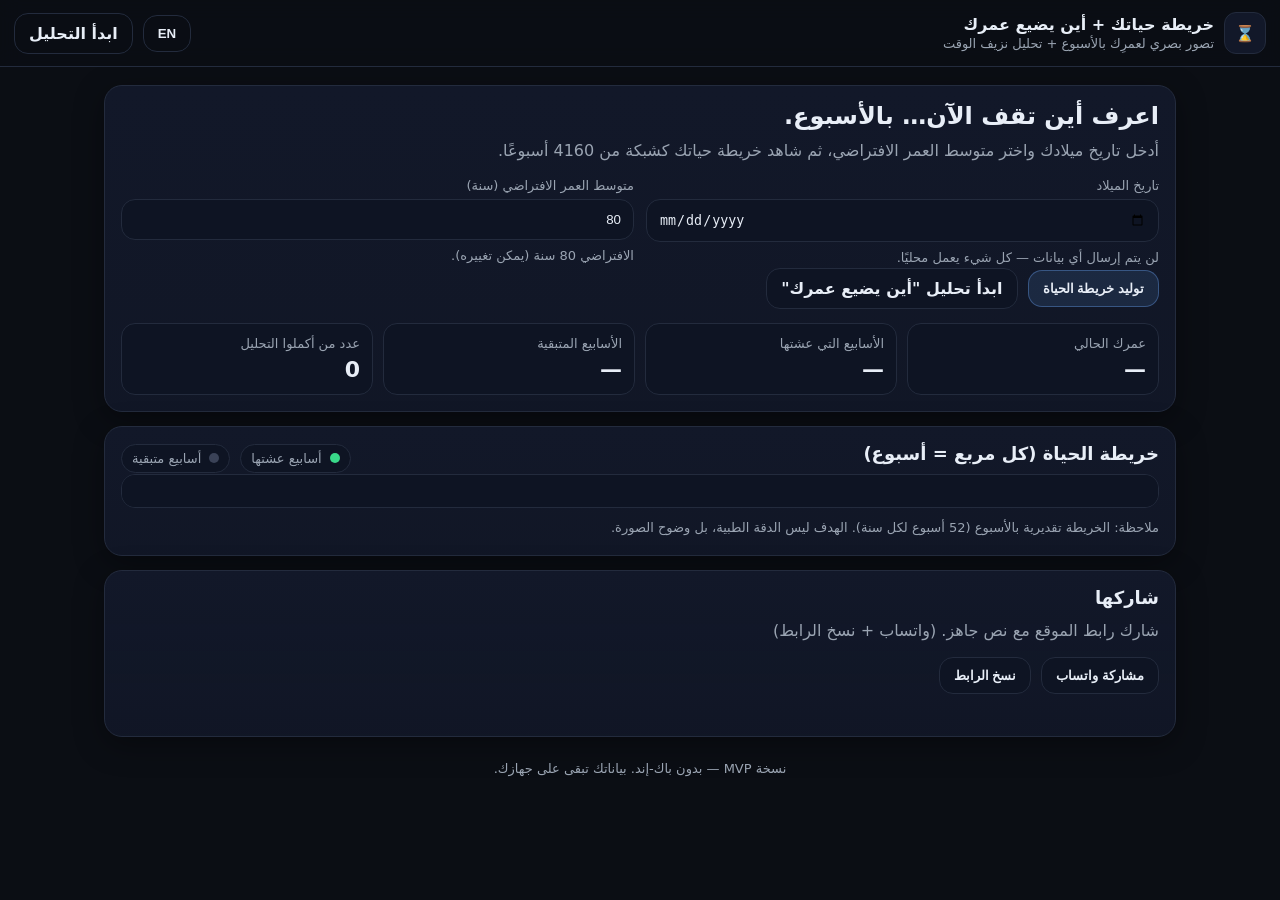
<file: index.html>
<!doctype html>
<html lang="ar" dir="rtl">
<head>
  <meta charset="utf-8" />
  <meta name="viewport" content="width=device-width,initial-scale=1" />
  <title>خريطة حياتك + أين يضيع عمرك</title>
  <link rel="stylesheet" href="css/style.css" />
</head>
<body>
  <header class="topbar">
    <div class="brand">
      <div class="logo">⌛</div>
      <div>
        <div class="title" data-i18n="app.title">خريطة حياتك + أين يضيع عمرك</div>
        <div class="subtitle" data-i18n="app.subtitle">تصور بصري لعمرِك بالأسبوع + تحليل نزيف الوقت</div>
      </div>
    </div>

    <div class="actions">
      <button class="btn ghost" id="langBtn" type="button">EN</button>
      <a class="btn ghost" href="survey.html" id="startSurveyTop" data-i18n="nav.startSurvey">ابدأ التحليل</a>
    </div>
  </header>

  <main class="container">
    <section class="card">
      <h1 class="h1" data-i18n="landing.h1">اعرف أين تقف الآن… بالأسبوع.</h1>
      <p class="lead" data-i18n="landing.lead">
        أدخل تاريخ ميلادك واختر متوسط العمر الافتراضي، ثم شاهد خريطة حياتك كشبكة من 4160 أسبوعًا.
      </p>

      <div class="grid2">
        <div class="field">
          <label for="dob" data-i18n="landing.dobLabel">تاريخ الميلاد</label>
          <input id="dob" type="date" />
          <div class="hint" data-i18n="landing.dobHint">لن يتم إرسال أي بيانات — كل شيء يعمل محليًا.</div>
        </div>

        <div class="field">
          <label for="lifeExpectancy" data-i18n="landing.lifeLabel">متوسط العمر الافتراضي (سنة)</label>
          <input id="lifeExpectancy" type="number" min="40" max="120" value="80" />
          <div class="hint" data-i18n="landing.lifeHint">الافتراضي 80 سنة (يمكن تغييره).</div>
        </div>
      </div>

      <div class="row gap">
        <button class="btn primary" id="generateBtn" type="button" data-i18n="landing.generate">
          توليد خريطة الحياة
        </button>
        <a class="btn" href="survey.html" id="startSurvey" data-i18n="landing.startSurvey">
          ابدأ تحليل "أين يضيع عمرك"
        </a>
      </div>

      <div class="stats" id="stats" aria-live="polite">
        <div class="stat">
          <div class="statLabel" data-i18n="stats.age">عمرك الحالي</div>
          <div class="statValue" id="ageVal">—</div>
        </div>
        <div class="stat">
          <div class="statLabel" data-i18n="stats.livedWeeks">الأسابيع التي عشتها</div>
          <div class="statValue" id="livedWeeksVal">—</div>
        </div>
        <div class="stat">
          <div class="statLabel" data-i18n="stats.leftWeeks">الأسابيع المتبقية</div>
          <div class="statValue" id="leftWeeksVal">—</div>
        </div>
        <div class="stat">
          <div class="statLabel" data-i18n="stats.completed">عدد من أكملوا التحليل</div>
          <div class="statValue" id="completedCount">0</div>
        </div>
      </div>
    </section>

    <section class="card">
      <div class="cardHead">
        <h2 class="h2" data-i18n="map.h2">خريطة الحياة (كل مربع = أسبوع)</h2>
        <div class="legend">
          <span class="chip"><span class="dot green"></span><span data-i18n="map.legendLived">أسابيع عشتها</span></span>
          <span class="chip"><span class="dot gray"></span><span data-i18n="map.legendLeft">أسابيع متبقية</span></span>
        </div>
      </div>

      <div class="mapWrap">
        <div id="lifeMap" class="lifeMap" aria-label="Life map grid"></div>
      </div>

      <div class="note" data-i18n="map.note">
        ملاحظة: الخريطة تقديرية بالأسبوع (52 أسبوع لكل سنة). الهدف ليس الدقة الطبية، بل وضوح الصورة.
      </div>
    </section>

    <section class="card">
      <h2 class="h2" data-i18n="share.h2">شاركها</h2>
      <p class="lead" data-i18n="share.lead">
        شارك رابط الموقع مع نص جاهز. (واتساب + نسخ الرابط)
      </p>

      <div class="row gap">
        <button class="btn" id="shareWhatsApp" type="button" data-i18n="share.whatsapp">مشاركة واتساب</button>
        <button class="btn" id="copyLink" type="button" data-i18n="share.copy">نسخ الرابط</button>
      </div>

      <div class="hint" id="copyStatus" aria-live="polite"></div>
    </section>

    <footer class="footer">
      <span data-i18n="footer.note">نسخة MVP — بدون باك-إند. بياناتك تبقى على جهازك.</span>
    </footer>
  </main>

  <script src="js/i18n.js"></script>
  <script src="js/app.js"></script>
</body>
</html>
</file>
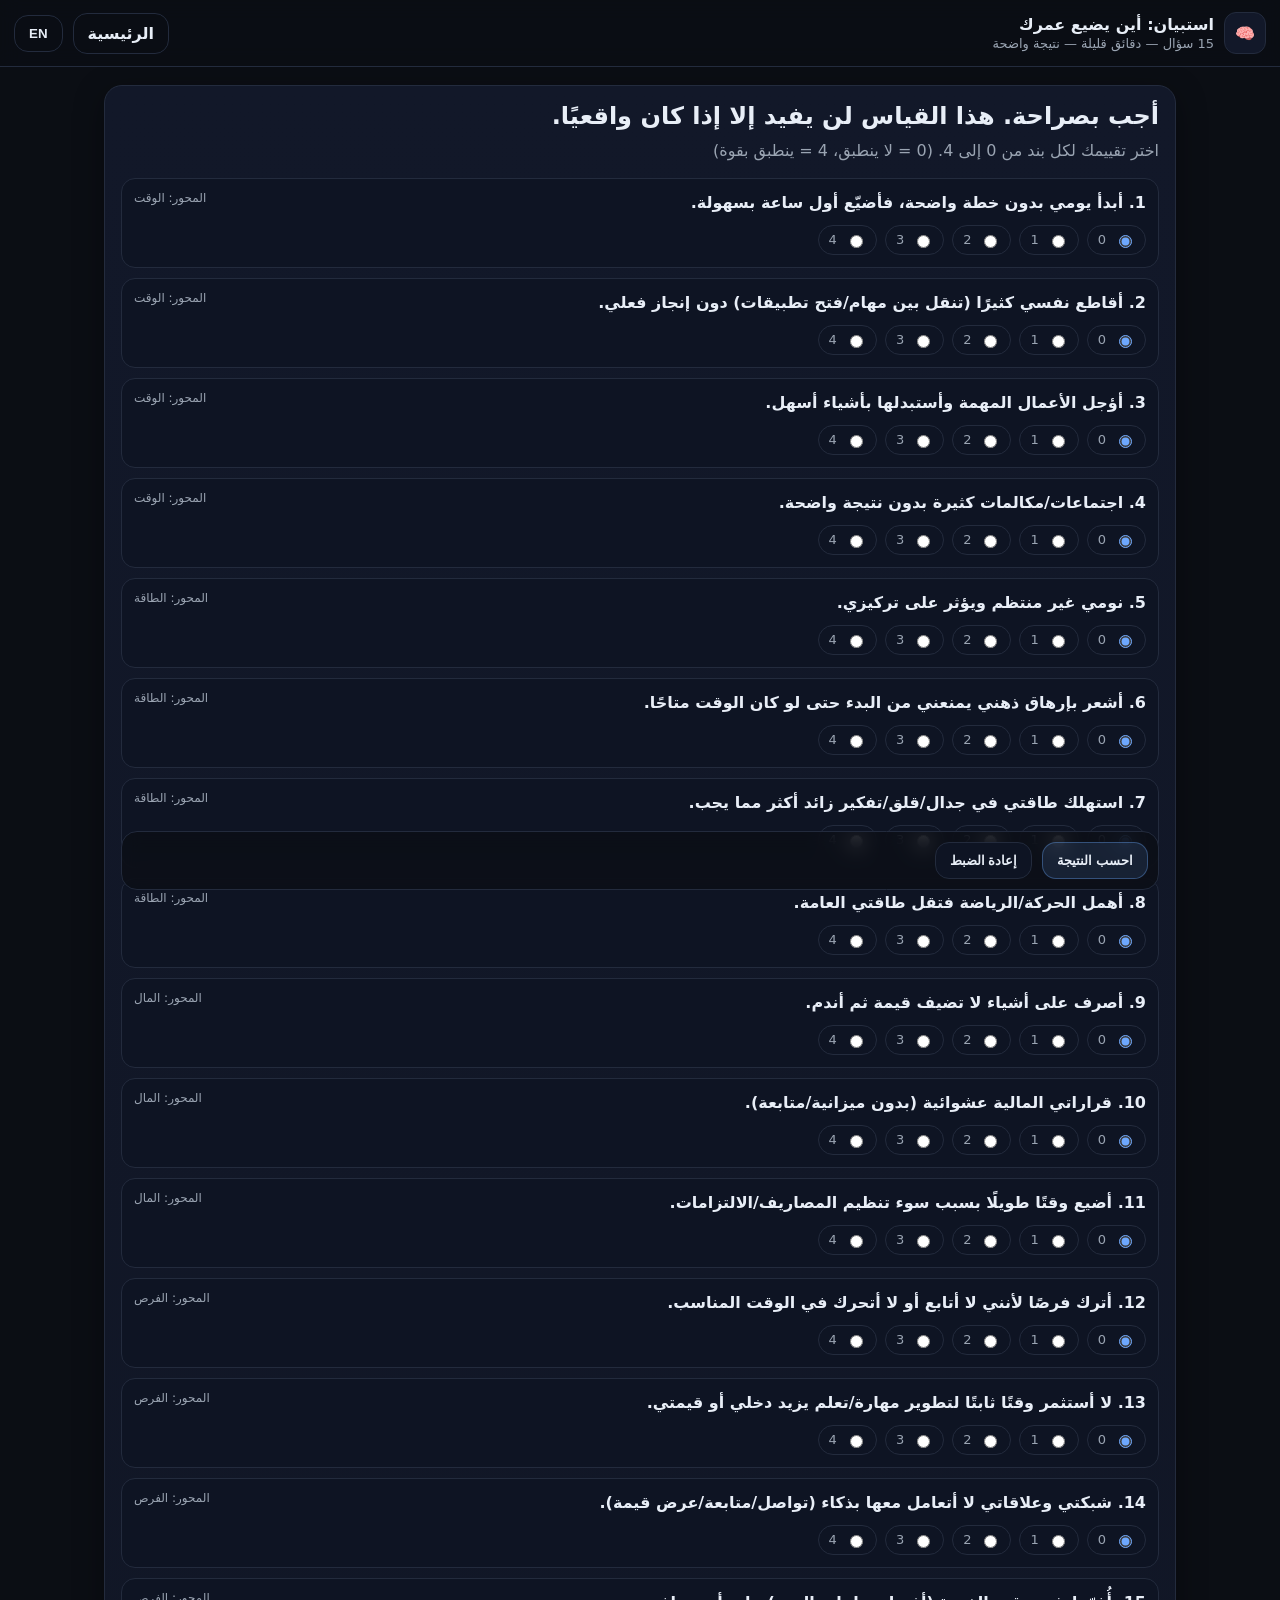
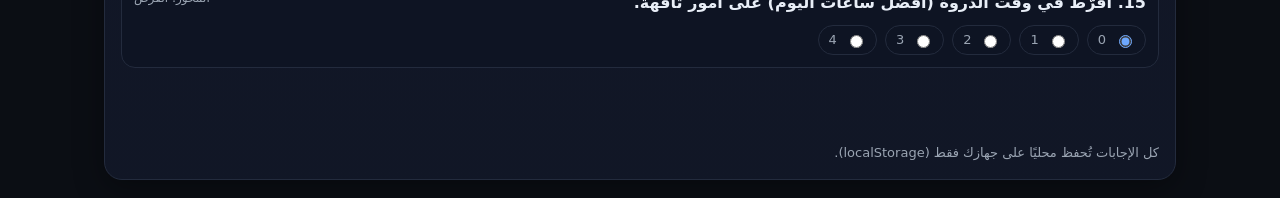
<file: results.html>
<!doctype html>
<html lang="ar" dir="rtl">
<head>
  <meta charset="utf-8" />
  <meta name="viewport" content="width=device-width,initial-scale=1" />
  <title>النتائج — أين يضيع عمرك</title>
  <link rel="stylesheet" href="css/style.css" />
</head>
<body>
  <header class="topbar">
    <div class="brand">
      <div class="logo">📊</div>
      <div>
        <div class="title" data-i18n="results.title">نتيجتك</div>
        <div class="subtitle" data-i18n="results.subtitle">أرقام صريحة + توزيع النزيف</div>
      </div>
    </div>
    <div class="actions">
      <a class="btn ghost" href="index.html" data-i18n="nav.home">الرئيسية</a>
      <a class="btn ghost" href="survey.html" data-i18n="nav.backSurvey">رجوع للاستبيان</a>
      <button class="btn ghost" id="langBtn" type="button">EN</button>
    </div>
  </header>

  <main class="container">
    <section class="card">
      <h1 class="h1" data-i18n="results.h1">هذا تقدير عملي لنزيف وقتك — ليس حكمًا عليك.</h1>

      <div class="stats">
        <div class="stat">
          <div class="statLabel" data-i18n="results.lostDaily">ساعات ضائعة يوميًا</div>
          <div class="statValue" id="lostDaily">—</div>
        </div>
        <div class="stat">
          <div class="statLabel" data-i18n="results.lostYearlyH">ساعات سنويًا</div>
          <div class="statValue" id="lostYearlyH">—</div>
        </div>
        <div class="stat">
          <div class="statLabel" data-i18n="results.lostYearlyD">أيام سنويًا</div>
          <div class="statValue" id="lostYearlyD">—</div>
        </div>
        <div class="stat">
          <div class="statLabel" data-i18n="results.lost10Y">سنوات خلال 10 سنوات</div>
          <div class="statValue" id="lost10Y">—</div>
        </div>
      </div>

      <hr class="sep" />

      <h2 class="h2" data-i18n="results.bleedTitle">توزيع النزيف على 4 محاور</h2>
      <div class="axes" id="axes"></div>

      <div class="row gap">
        <button class="btn" id="downloadCsv" type="button" data-i18n="results.csv">تصدير CSV</button>
        <button class="btn" id="shareWhatsApp" type="button" data-i18n="share.whatsapp">مشاركة واتساب</button>
        <button class="btn" id="copyLink" type="button" data-i18n="share.copy">نسخ الرابط</button>
      </div>

      <div class="hint" id="copyStatus" aria-live="polite"></div>
    </section>

    <section class="card">
      <h2 class="h2" data-i18n="results.nextTitle">الخطوة التالية (بسيطة)</h2>
      <ul class="bullets">
        <li data-i18n="results.next1">اختر محورًا واحدًا فقط وقلّل نزيفه 20% لمدة أسبوع.</li>
        <li data-i18n="results.next2">راقب الفرق، ثم كرر. التحسن التراكمي يربح.</li>
      </ul>
    </section>
  </main>

  <script src="js/i18n.js"></script>
  <script src="js/results.js"></script>
</body>
</html>
</file>
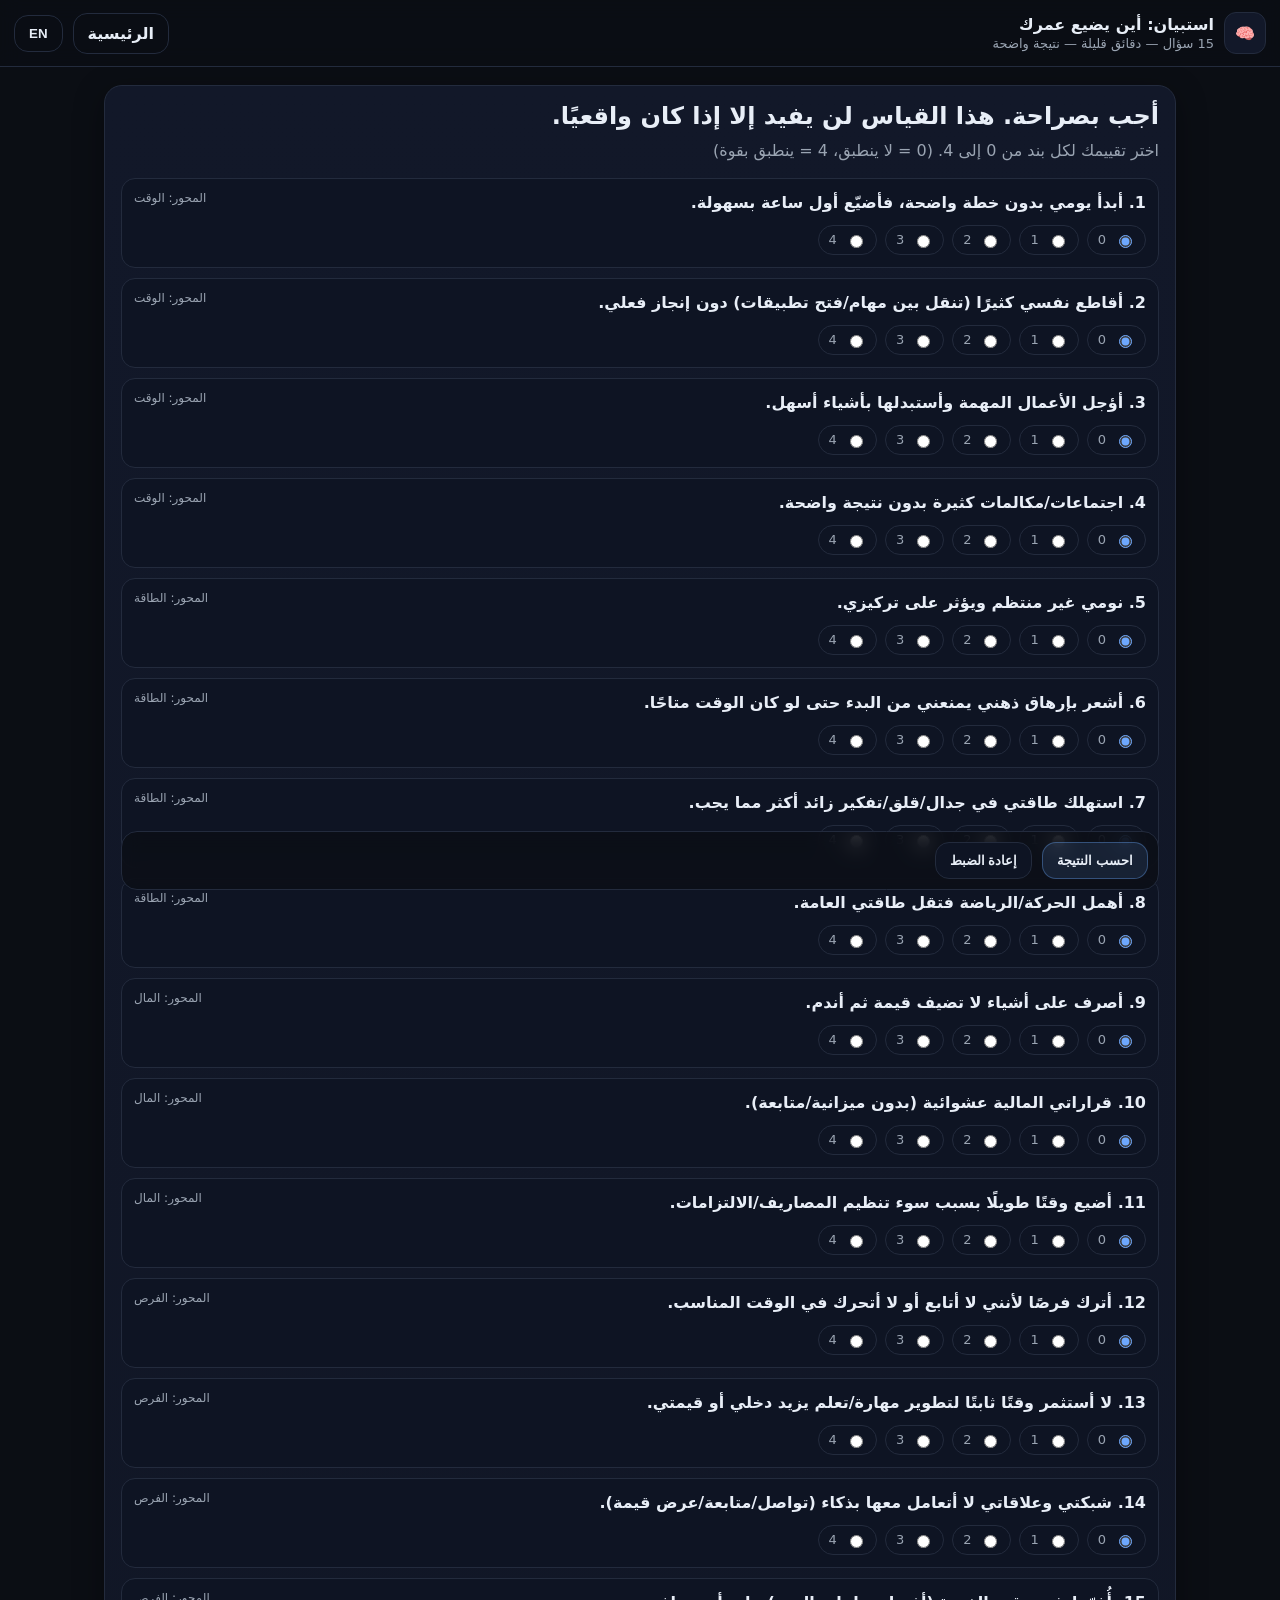
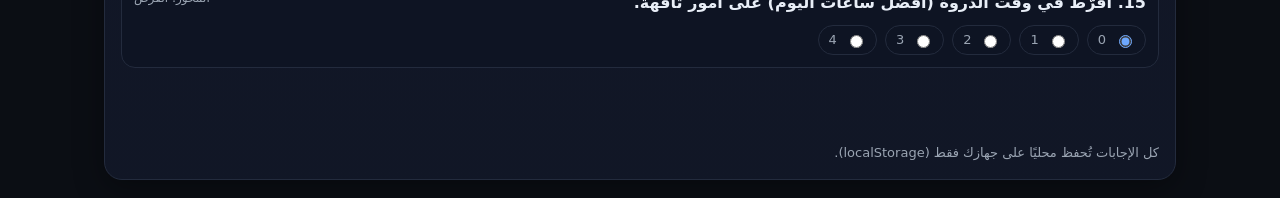
<file: survey.html>
<!doctype html>
<html lang="ar" dir="rtl">
<head>
  <meta charset="utf-8" />
  <meta name="viewport" content="width=device-width,initial-scale=1" />
  <title>استبيان — أين يضيع عمرك</title>
  <link rel="stylesheet" href="css/style.css" />
</head>
<body>
  <header class="topbar">
    <div class="brand">
      <div class="logo">🧠</div>
      <div>
        <div class="title" data-i18n="survey.title">استبيان: أين يضيع عمرك</div>
        <div class="subtitle" data-i18n="survey.subtitle">15 سؤال — دقائق قليلة — نتيجة واضحة</div>
      </div>
    </div>
    <div class="actions">
      <a class="btn ghost" href="index.html" data-i18n="nav.home">الرئيسية</a>
      <button class="btn ghost" id="langBtn" type="button">EN</button>
    </div>
  </header>

  <main class="container">
    <section class="card">
      <h1 class="h1" data-i18n="survey.h1">أجب بصراحة. هذا القياس لن يفيد إلا إذا كان واقعيًا.</h1>
      <p class="lead" data-i18n="survey.lead">
        اختر تقييمك لكل بند من 0 إلى 4. (0 = لا ينطبق، 4 = ينطبق بقوة)
      </p>

      <form id="surveyForm" class="surveyForm">
        <div id="questions"></div>

        <div class="row gap stickyBar">
          <button class="btn primary" type="submit" data-i18n="survey.submit">احسب النتيجة</button>
          <button class="btn" id="resetBtn" type="button" data-i18n="survey.reset">إعادة الضبط</button>
        </div>

        <div class="hint" data-i18n="survey.privacy">
          كل الإجابات تُحفظ محليًا على جهازك فقط (localStorage).
        </div>
      </form>
    </section>
  </main>

  <script src="js/i18n.js"></script>
  <script src="js/survey.js"></script>
</body>
</html>
</file>
<file: css/style.css>
:root{
  --bg:#0b0e14;
  --card:#121829;
  --muted:#9aa4b2;
  --text:#e8eef7;
  --line:#232b3d;
  --green:#39d98a;
  --gray:#3a4257;
  --accent:#6ea8fe;
  --danger:#ff6b6b;
  --radius:18px;
}

*{box-sizing:border-box}
html,body{margin:0;padding:0;font-family:system-ui,-apple-system,Segoe UI,Roboto,Arial; background:var(--bg); color:var(--text)}
a{color:inherit;text-decoration:none}
.container{max-width:1100px;margin:18px auto;padding:0 14px}

.topbar{
  position:sticky;top:0;z-index:50;
  display:flex;align-items:center;justify-content:space-between;
  padding:12px 14px;border-bottom:1px solid var(--line);
  background:rgba(11,14,20,.9);backdrop-filter:blur(10px);
}
.brand{display:flex;align-items:center;gap:10px}
.logo{width:42px;height:42px;border-radius:12px;display:grid;place-items:center;background:var(--card);border:1px solid var(--line)}
.title{font-weight:800}
.subtitle{color:var(--muted);font-size:13px;margin-top:2px}

.actions{display:flex;align-items:center;gap:10px;flex-wrap:wrap}

.card{
  background:linear-gradient(180deg, rgba(18,24,41,1), rgba(18,24,41,.86));
  border:1px solid var(--line);
  border-radius:var(--radius);
  padding:16px;
  margin:14px 0;
  box-shadow:0 8px 30px rgba(0,0,0,.35);
}

.h1{margin:0 0 8px 0;font-size:24px}
.h2{margin:0 0 10px 0;font-size:18px}
.lead{margin:0 0 14px 0;color:var(--muted);line-height:1.6}

.grid2{display:grid;grid-template-columns:1fr 1fr;gap:12px}
@media (max-width:820px){.grid2{grid-template-columns:1fr}}

.field label{display:block;margin-bottom:6px;color:var(--muted);font-size:13px}
.field input{
  width:100%; padding:12px 12px; border-radius:14px;
  border:1px solid var(--line); background:#0e1423; color:var(--text);
  outline:none;
}
.hint{color:var(--muted);font-size:13px;margin-top:8px;min-height:18px}

.row{display:flex;align-items:center}
.gap{gap:10px;flex-wrap:wrap}

.btn{
  padding:10px 14px;border-radius:14px;border:1px solid var(--line);
  background:#0e1423;color:var(--text);cursor:pointer;
  transition:transform .06s ease, border-color .2s ease;
  font-weight:700;
}
.btn:hover{border-color:#34405a}
.btn:active{transform:scale(.99)}
.btn.primary{background:rgba(110,168,254,.12);border-color:rgba(110,168,254,.35)}
.btn.ghost{background:transparent}

.stats{display:grid;grid-template-columns:repeat(4,1fr);gap:10px;margin-top:14px}
@media (max-width:900px){.stats{grid-template-columns:repeat(2,1fr)}}
.stat{border:1px solid var(--line);background:#0e1423;border-radius:14px;padding:12px}
.statLabel{color:var(--muted);font-size:13px}
.statValue{font-size:22px;font-weight:900;margin-top:6px}

.cardHead{display:flex;align-items:center;justify-content:space-between;gap:10px;flex-wrap:wrap}
.legend{display:flex;align-items:center;gap:10px;flex-wrap:wrap}
.chip{display:flex;align-items:center;gap:8px;border:1px solid var(--line);border-radius:999px;padding:6px 10px;background:#0e1423;font-size:13px;color:var(--muted)}
.dot{width:10px;height:10px;border-radius:999px;display:inline-block}
.dot.green{background:var(--green)}
.dot.gray{background:var(--gray)}

.mapWrap{border:1px solid var(--line);border-radius:14px;background:#0e1423;padding:10px;overflow:auto}
.lifeMap{
  display:grid;
  grid-template-columns:repeat(104, 8px); /* 104 أسبوع * 40 صف = 4160 */
  gap:2px;
  width:max-content;
  padding:6px;
}
.cell{width:8px;height:8px;border-radius:2px;background:var(--gray)}
.cell.lived{background:var(--green)}

.note{margin-top:10px;color:var(--muted);font-size:13px;line-height:1.6}

.footer{color:var(--muted);font-size:13px;padding:10px 0;text-align:center}

.sep{border:none;border-top:1px solid var(--line);margin:14px 0}

.surveyForm{margin-top:12px}
.q{
  border:1px solid var(--line);
  background:#0e1423;
  border-radius:14px;
  padding:12px;
  margin-bottom:10px;
}
.qHead{display:flex;align-items:flex-start;justify-content:space-between;gap:10px}
.qTitle{font-weight:800;line-height:1.5}
.qMeta{color:var(--muted);font-size:12px;white-space:nowrap}
.scale{display:flex;gap:8px;flex-wrap:wrap;margin-top:10px}
.scale label{
  display:flex;align-items:center;gap:8px;
  border:1px solid var(--line);
  border-radius:999px;
  padding:6px 10px;
  cursor:pointer;
  color:var(--muted);
  font-size:13px;
}
.scale input{accent-color:var(--accent)}
.scale label:hover{border-color:#34405a}

.stickyBar{
  position:sticky;bottom:10px;z-index:10;
  background:rgba(11,14,20,.75);
  border:1px solid var(--line);
  border-radius:16px;
  padding:10px;
  backdrop-filter:blur(10px);
}

.axes{display:grid;grid-template-columns:repeat(2,1fr);gap:10px;margin-top:10px}
@media (max-width:900px){.axes{grid-template-columns:1fr}}
.axis{
  border:1px solid var(--line);
  background:#0e1423;border-radius:14px;padding:12px
}
.axisTop{display:flex;justify-content:space-between;align-items:center;gap:10px}
.axisName{font-weight:900}
.axisPct{color:var(--muted);font-weight:800}
.bar{height:10px;border-radius:999px;background:#141c2f;border:1px solid var(--line);margin-top:10px;overflow:hidden}
.bar > div{height:100%;width:0%}
.bullets{color:var(--muted);line-height:1.8}
</file>
